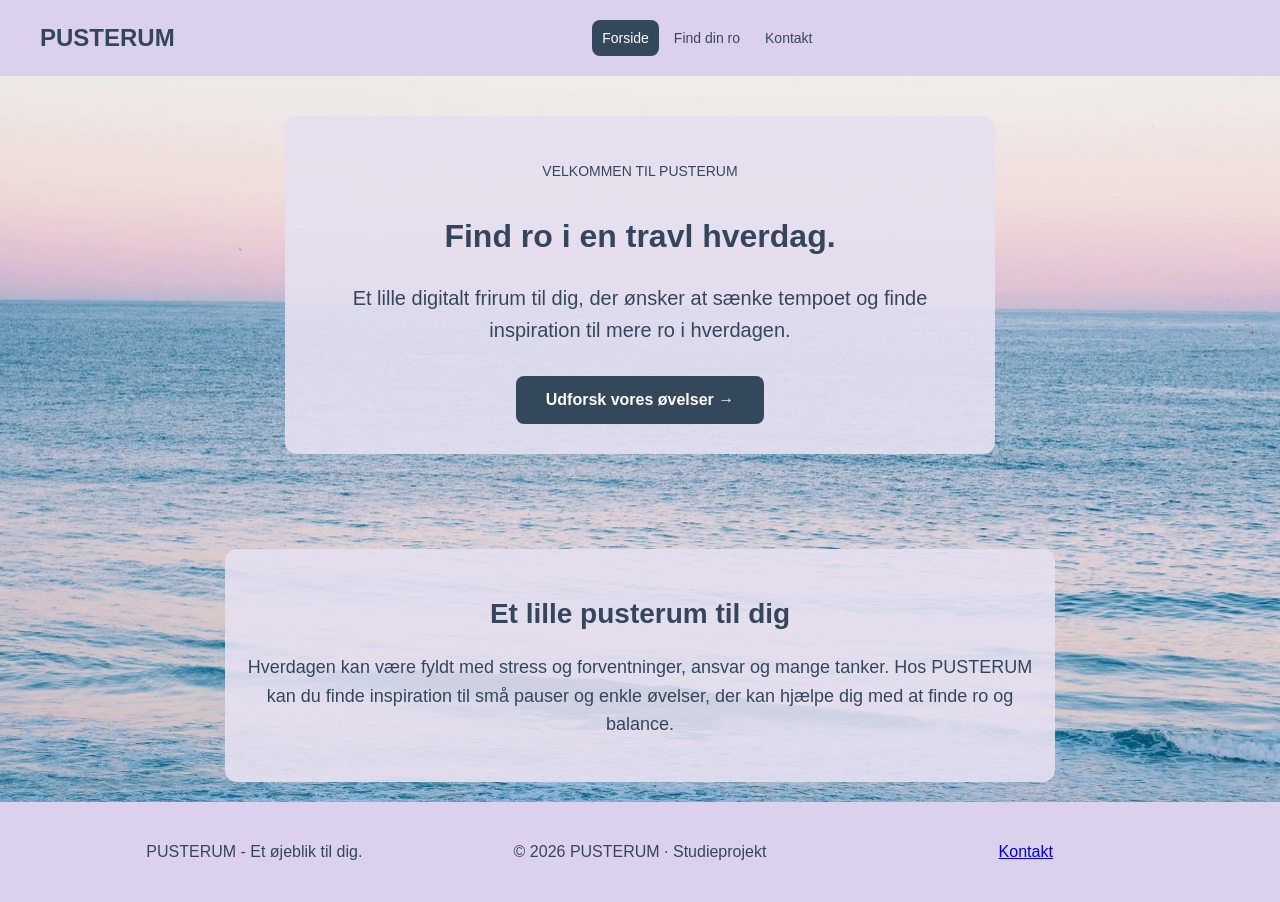
<file: index.html>
<!DOCTYPE html>
<html lang="da">
<head>
    <meta charset="UTF-8">
    <meta name="viewport" content="width=device-width, initial-scale=1.0">
    <title>PUSTERUM - Find din ro</title>
    <link rel="stylesheet" href="css/style.css">
    <meta name="description" content="PUSTERUM hjælper dig med at finde ro i en travl hverdag med enkle øvelser, små pauser samt viden om stress."
</head>
<body>

    <header>
        <a href="index.html" class="logo">PUSTERUM</a>

        <nav aria-label="Hovednavigation">
            <ul>
                <li><a href="index.html" aria-current="page">Forside</a></li>
                <li><a href="find-ro.html">Find din ro</a></li>
                <li><a href="kontakt.html">Kontakt</a></li>
            </ul>
        </nav>
    </header>

    <main class="forside-main">
        <section class="hero forside-hero">
            <div class="forside-tekst">

                <p class="hero-overtekst">
                    VELKOMMEN TIL PUSTERUM
                </p>

                <h1>Find ro i en travl hverdag.</h1>
                <p class="forside-undertekst"> Et lille digitalt frirum til dig, der ønsker at sænke tempoet og finde inspiration til mere ro i hverdagen.</p>

                <a href="find-ro.html" class="button">
                    Udforsk vores øvelser →
                </a>
            </div>
        </section>

        <section class="intro">
            <h2>Et lille pusterum til dig</h2>
            <p>Hverdagen kan være fyldt med stress og forventninger, ansvar og mange tanker. Hos PUSTERUM kan du finde inspiration til små pauser og enkle øvelser, der kan hjælpe dig med at finde ro og balance.</p>
        </section>
    </main>
<footer>
    <p>PUSTERUM - Et øjeblik til dig.</p>
    <p>© 2026 PUSTERUM · Studieprojekt</p>
    <p><a href="kontakt.html">Kontakt</a></p>
</footer>

</body>
</html>
</file>
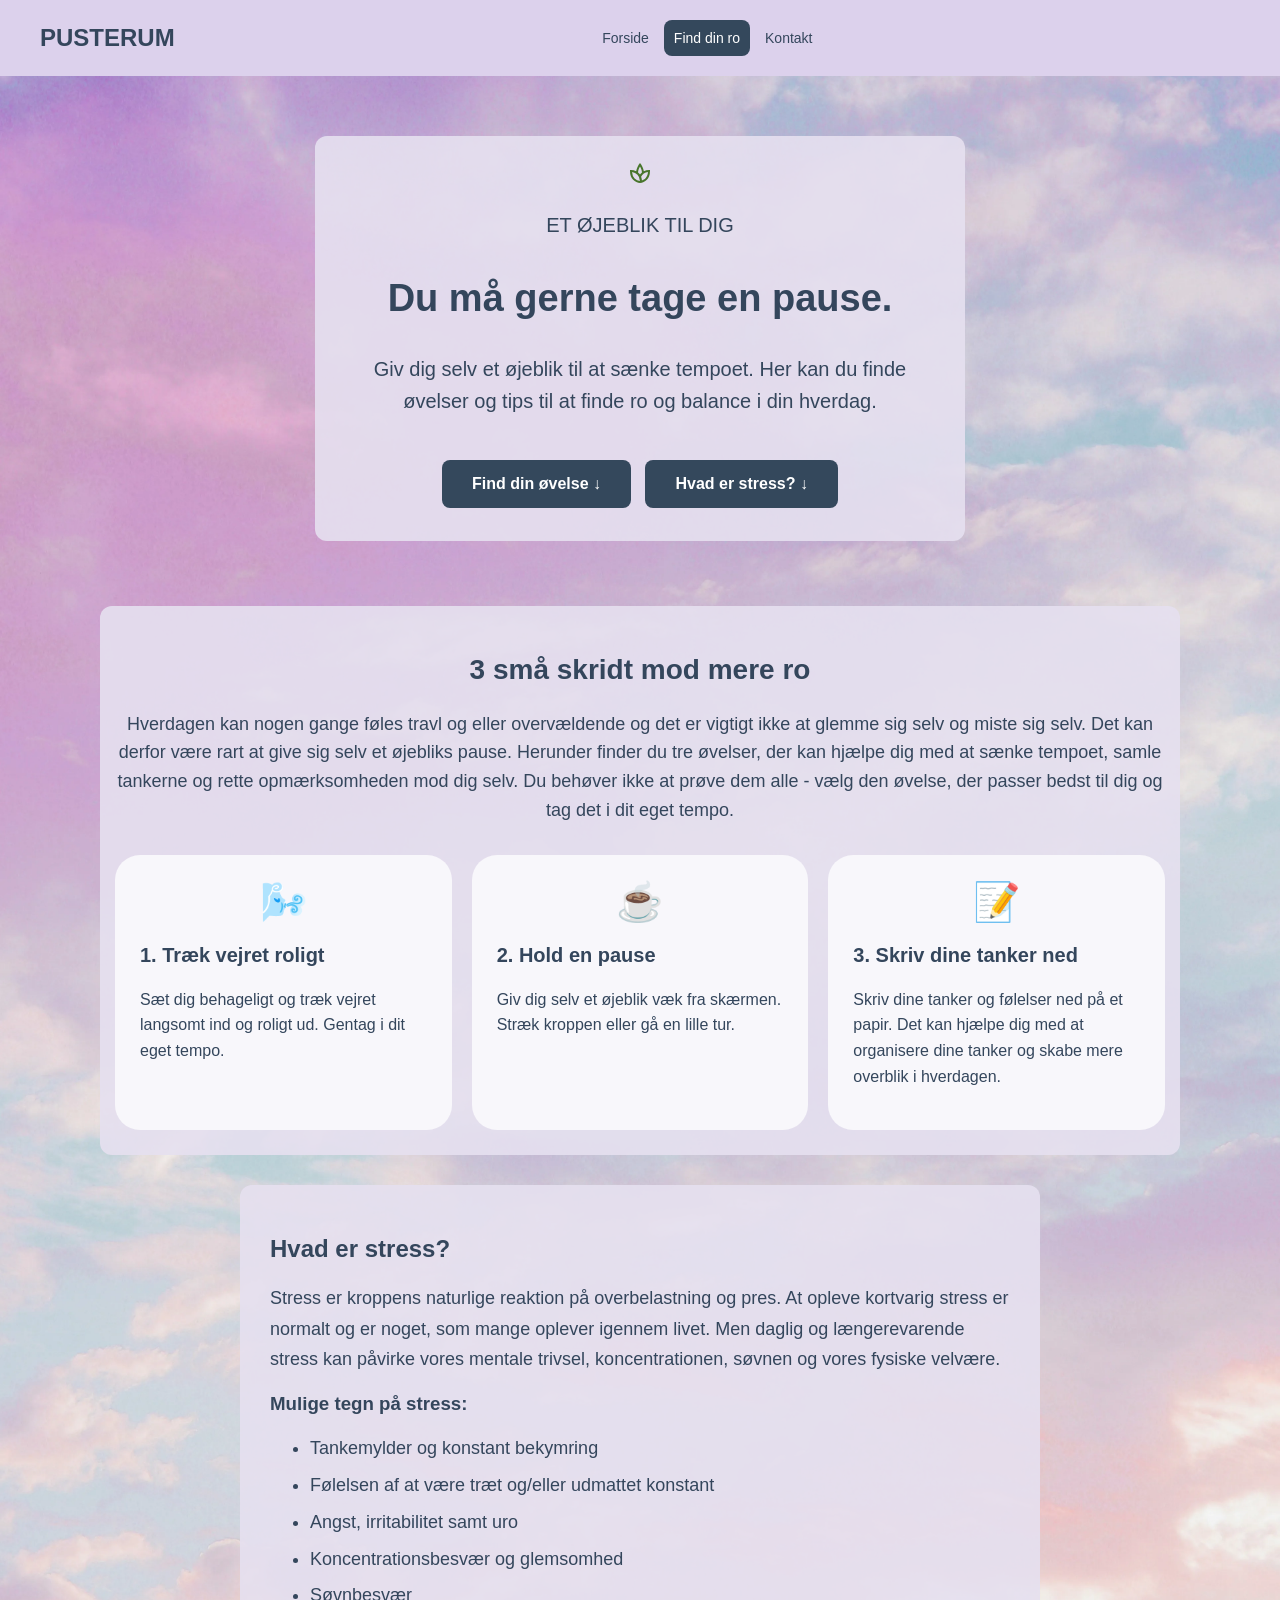
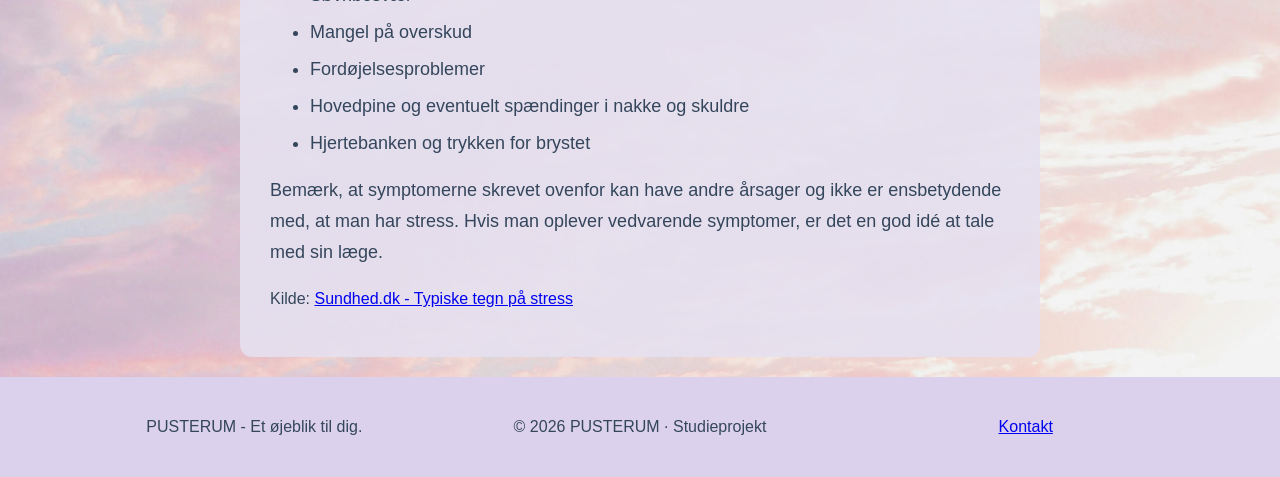
<file: find-ro.html>
<!DOCTYPE html>
<html lang="da">
<head>
    <meta charset="UTF-8">
    <meta name="viewport" content="width=device-width, initial-scale=1.0">
    <title>Find din ro | PUSTERUM</title>
    <link rel="stylesheet" href="css/style.css">
    <meta name="description" content="Find ro med PUSTERUM. Udforsk enkle øvelser, bliv klogere på hvad stress er og få inspiration til at lære at tage små pauser i hverdagen.">
</head>
<body>

    <header>
        <a href="index.html" class="logo">PUSTERUM</a>

        <nav aria-label="Hovednavigation">
            <ul>
                <li><a href="index.html">Forside</a></li>
                <li><a href="find-ro.html" aria-current="page">Find din ro</a></li>
                <li><a href="kontakt.html">Kontakt</a></li>
            </ul>
        </nav>
    </header>

    <main class="find-ro-main">
        <section class="hero find-ro-hero">
            <div class="find-ro-tekst">
            <img src="images/roblad.svg.svg" alt="" class="ro-blad" width="24" height="24">
            <p class="hero-overtekst">ET ØJEBLIK TIL DIG</p>
            <h1>Du må gerne tage en pause.</h1>
            <p>Giv dig selv et øjeblik til at sænke tempoet. Her kan du finde øvelser og tips til at finde ro og balance i din hverdag.</p>
            <a href="#øvelser" class="button">Find din øvelse ↓</a>
            <a href="#stress" class="button">Hvad er stress? ↓</a>
            </div>
        </section>

        <section class="intro øvelser-sektion" id="øvelser">
            <h2>3 små skridt mod mere ro</h2>

            <p class="øvelser-intro">
                Hverdagen kan nogen gange føles travl og eller overvældende og det er vigtigt ikke at glemme sig selv og miste sig selv. Det kan derfor være rart at give sig selv et øjebliks pause.
                Herunder finder du tre øvelser, der kan hjælpe dig med at sænke tempoet, samle tankerne og rette opmærksomheden mod dig selv.
                Du behøver ikke at prøve dem alle - vælg den øvelse, der passer bedst til dig og tag det i dit eget tempo.
            </p>

            <div class="øvelser">

                <div class="øvelse-kort">
                    <span class="øvelse-ikon" aria-hidden="true">🌬️</span>
                    <h3>1. Træk vejret roligt</h3>
                    <p>Sæt dig behageligt og træk vejret langsomt ind og roligt ud. Gentag i dit eget tempo.</p>
                    </div>

                <div class="øvelse-kort">
                    <span class="øvelse-ikon" aria-hidden="true">☕</span>
                    <h3>2. Hold en pause</h3>
                    <p>Giv dig selv et øjeblik væk fra skærmen. Stræk kroppen eller gå en lille tur.</p>
                    </div>

                <div class="øvelse-kort">
                    <span class="øvelse-ikon" aria-hidden="true">📝</span>
                    <h3>3. Skriv dine tanker ned</h3>
                    <p>Skriv dine tanker og følelser ned på et papir. Det kan hjælpe dig med at organisere dine tanker og skabe mere overblik i hverdagen.</p>
                </div>

            </div>

        </section>
        <section class="stress-info" id="stress">
            <h2> Hvad er stress?</h2>
            <p> Stress er kroppens naturlige reaktion på overbelastning og pres. At opleve kortvarig stress er normalt og er noget, som mange oplever igennem livet. Men daglig og længerevarende stress kan påvirke vores mentale trivsel, koncentrationen, søvnen og vores fysiske velvære.</p>
            
            <h3>Mulige tegn på stress:</h3>
            <ul>
                <li>Tankemylder og konstant bekymring</li>
                <li>Følelsen af at være træt og/eller udmattet konstant</li>
                <li>Angst, irritabilitet samt uro</li>
                <li>Koncentrationsbesvær og glemsomhed</li>
                <li>Søvnbesvær</li>
                <li>Mangel på overskud</li>
                <li>Fordøjelsesproblemer</li>
                <li>Hovedpine og eventuelt spændinger i nakke og skuldre</li>
                <li>Hjertebanken og trykken for brystet</li>
            </ul>
            <p> Bemærk, at symptomerne skrevet ovenfor kan have andre årsager og ikke er ensbetydende med, at man har stress. Hvis man oplever vedvarende symptomer, er det en god idé at tale med sin læge.</p>
            <p class="stress-kilde">
                Kilde:
                <a href="https://www.sundhed.dk/borger/trivsel/bedre-trivsel/stress/er-du-stresset-saadan-genkender-du-dine-tegn/">
                    Sundhed.dk - Typiske tegn på stress
                </a>
            </p>
        </section>
    </main>
<footer>
    <p>PUSTERUM - Et øjeblik til dig.</p>
    <p>© 2026 PUSTERUM · Studieprojekt</p>
    <p><a href="kontakt.html">Kontakt</a></p>
</footer>

</body>
</html>
</file>
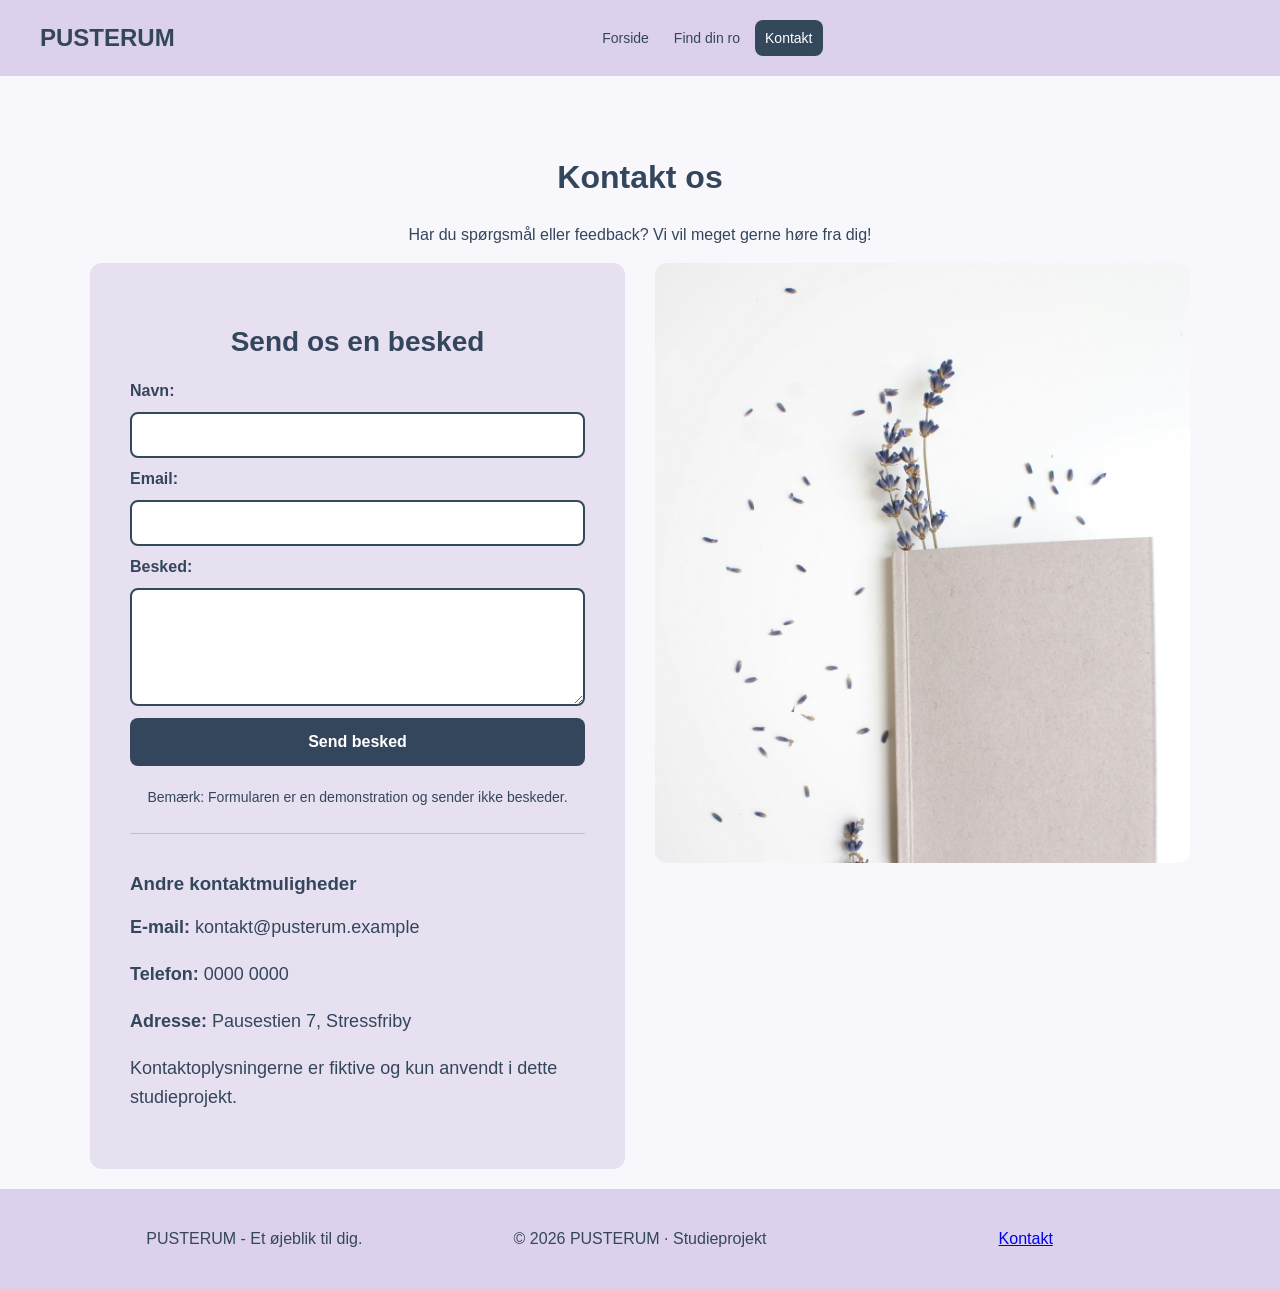
<file: kontakt.html>
<!DOCTYPE html>
<html lang="da">
<head>
    <meta charset="UTF-8">
    <meta name="viewport" content="width=device-width, initial-scale=1.0">
    <title>Kontakt | PUSTERUM</title>
    <link rel="stylesheet" href="css/style.css">
    <meta name="description" content="Se kontaktformularen på PUSTERUM, et digitalt frirum med inspiration til små pauser og mere ro i hverdagen."
</head>
<body>

    <header>
        <a href="index.html" class="logo">PUSTERUM</a>

        <nav aria-label="Hovednavigation">
            <ul>
                <li><a href="index.html">Forside</a></li>
                <li><a href="find-ro.html">Find din ro</a></li>
                <li><a href="kontakt.html" aria-current="page">Kontakt</a></li>
            </ul>
        </nav>
    </header>

    <main>
        <section class="hero kontakt-hero">
            <h1>Kontakt os</h1>
            <p>Har du spørgsmål eller feedback? Vi vil meget gerne høre fra dig!</p>
        </section>

        <div class="kontakt-layout">
        <section class="kontakt">
            <h2>Send os en besked</h2>
            <form>
                <label for="navn">Navn:</label>
                <input type="text" id="navn" name="navn" required>

                <label for="email">Email:</label>
                <input type="email" id="email" name="email" required>

                <label for="besked">Besked:</label>
                <textarea id="besked" name="besked" rows="5" required></textarea>

                <button type="button">Send besked</button>
            </form>

            <p class="formular-info">
                Bemærk: Formularen er en demonstration og sender ikke beskeder.
            </p>
            <div class="kontakt-oplysninger">
                <h3>Andre kontaktmuligheder</h3>
                <p><strong>E-mail:</strong> kontakt@pusterum.example</p>
                <p><strong>Telefon:</strong> 0000 0000</p>
                <p><strong>Adresse:</strong> Pausestien 7, Stressfriby</p>
                <p>Kontaktoplysningerne er fiktive og kun anvendt i dette studieprojekt.</p>
            </div>
        </section>
        <img src="images/lavendernotebook.jpg"
        alt="lavendel og notesbog på lys baggrund"
        class="kontakt-billede">
        </div>
    </main>
<footer>
    <p>PUSTERUM - Et øjeblik til dig.</p>
    <p>© 2026 PUSTERUM · Studieprojekt</p>
    <p><a href="kontakt.html">Kontakt</a></p>
</footer>

</body>
</html>
</file>
<file: css/style.css>
body {
    background-color: #f8f7fb;
    color: #34465c;
    font-family: Arial, sans-serif;
    margin: 0;
}

h1 {
    font-size: 36px;
}

p {
    font-size: 18px;
    line-height: 1.6;
}

header {
    display: flex;
    justify-content: space-between;
    align-items: center;
    padding: 20px 40px;
    background-color: #dcd1ec;
}

.logo {
    font-size: 24px;
    font-weight: bold;
    color: #34465c;
    text-decoration: none;
}

nav ul {
    display: flex;
    gap: 30px;
    list-style: none;
    margin: 0;
    padding: 0;
}

nav a {
    display: inline-block;
    color: #34465c;
    text-decoration: none;
    font-size: 16px;
    padding: 10px 15px;
    border-radius: 8px;
}
nav a:hover {
    background-color: #b9a7d2;
    color: #34465c;
}

nav a[aria-current="page"] {
    color: #ffffff;
    background-color: #34485c;
}

nav a:focus-visible,
.logo:focus-visible {
    outline: 3px solid #34485c;
    outline-offset: 4px;
}

main {
    padding: 40px 20px;
}

.hero {
    max-width: 800px;
    margin: 0 auto;
    padding: 80px 0px;
    text-align: center;
}           

.hero h1 {
    font-size: clamp(32px, 5vw, 48px);
    line-height: 1.2;
}       

.hero p {
    font-size: 20px;
    margin-bottom: 35px;
}

.button {
    display: inline-block;
    background-color: #34485c;
    color: #ffffff;
    padding: 15px 30px;
    border-radius: 8px;
    text-decoration: none;
    font-weight: bold;
}

.button:hover {
    background-color: #4d6380;
}

.find-ro-tekst .button {
    margin: 8px 5px;
}

.intro {
    max-width: 800px;
    margin: 0 auto;
    padding: 40px 25px;
    background-color: rgba(230, 224, 240, 0.90);
    border-radius: 12px;
    text-align: center;
}

.intro h2 {
    font-size: 28px;
    color: #34465c;
}

.intro h3 {
    font-size: 24px;
    color: #34465c;
}

.intro p {
    font-size: 18px;
    line-height: 1.6;
}

.øvelser {
   display: grid;
    grid-template-columns: repeat(3, 1fr);
    gap: 20px;
    margin-top: 30px;
}

.øvelse-kort {
  background-color: #f8f7fb;
  padding: 25px;
  border-radius: 25px;
  text-align: left;
}

.øvelse-kort h3 {
    font-size: 20px;
    color: #34465c;
}

.øvelse-kort p {
    font-size: 16px;
    line-height: 1.6;
}

@media (max-width: 700px) {
    .øvelser {
        grid-template-columns: 1fr;
    }

    .øvelser-sektion h2 {
        font-size: 26px;
        line-height: 1.3;
    }
}

.kontakt {
    max-width: 600px;
    margin: 0 auto;
    padding: 40px;
    background-color: #e6e0f0;
    border-radius: 12px;
}

.kontakt h2 {
    text-align: center;
    font-size: 28px;
}

.kontakt form {
    display: flex;
    flex-direction: column;
    gap: 12px;
}

.kontakt label {
    font-weight: bold;
}

.kontakt input,
.kontakt textarea {
    padding: 12px;
    border: 2px solid #34485c;
    border-radius: 8px;
    background-color: #ffffff;
    color: #34465c;
    font: inherit;
    width: 100%;
    box-sizing: border-box;
}

.kontakt input:focus-visible,
.kontakt textarea:focus-visible {
    outline: 3px solid #34465c;
    outline-offset: 3px;
}

.kontakt button {
    background-color: #34465c;
    color: #ffffff;
    padding: 15px;
    border: none;
    border-radius: 8px;
    font-size: 16px;
    font-weight: bold;
    cursor: pointer;
}

.kontakt button:hover {
    background-color: #4d6380;
}

.kontakt button:focus-visible {
    outline: 3px solid #34465c;
    outline-offset: 4px;
}

.formular-info {
    text-align: center;
    margin-top: 20px;
    font-size: 14px;
}

@media (max-width: 600px) {
    header {
        flex-direction: column;
        gap: 15px;
        padding: 20px 15px;
    }
}

nav {
    width: 100%;
}

nav ul {
    flex-wrap: wrap;
    justify-content: center;
    gap: 5px;
}

nav a {
    padding: 10px;
    font-size: 14px;
}

main {
    padding: 20px 15px;
}

.hero {
    padding: 60px 20px 30px;
}

.hero h1 {
    font-size: 32px;
}

.hero p {
    font-size: 16px;
}

.button {
    max-width: 100%;
    box-sizing: border-box;
    text-align: center;
}

.intro {
    padding: 25px 15px;
}

.forside-billede {
    display: block;
    width: 90%;
    max-width: 1200px;
    margin: 20px auto 30px;
    object-fit: cover;
    margin: 0 auto 30px;
    border-radius: 12px;
}

.forside-billede img {
    width: 100%;
    height: 420px;
    object-fit: cover;
    display: block;
    border-radius: 20px;
}

.forside-hero {
    max-width: none;
    min-height: auto;
    box-sizing: border-box;
    padding: 40px 24px 70px;
    border-radius: 0;
    margin-bottom: 25px;

    display: flex;
    flex-direction: column;
    justify-content: center;
    align-items: center;
    text-align: center;
}

.forside-tekst {
    max-width: 650px;
    margin: 0 auto;
    padding: 30px;
    background-color: rgba(230, 224, 240, 0.90);
    border-radius: 12px;
    text-align: center;
}

.forside-tekst .hero-overtekst {
    font-size: 14px;
    font-weight: 400;
}

.forside-tekst .forside-undertekst {
    font-size: 20px;
    line-height: 1.6;
    font-weight: 400;
    color: #34465c;
    margin: 0 auto 30px;
}

.forside-hero h1 {
    font-weight: 700;
}

.forside-hero p {
    font-weight: 600;
    max-width: 680px;
}

.forside-main {
    padding-top: 0;
    padding-left: 0;
    padding-right: 0;

    background-image: url("../images/calmocean.webp");
    background-size: cover;
    background-position: center bottom;
    background-repeat: no-repeat;
}

@media (max-width: 600px) {
    .forside-hero {
        padding-top: 15px;
    }

    .forside-hero h1 {
        margin-bottom: 10px;
    }

    .forside-hero p {
        margin-top: 0;
        margin-bottom: 15px;
    }
}

.øvelser-sektion {
    max-width: 1050px;
}

.stress-info {
    max-width: 800px;
    margin: 30px auto 0;
    padding: 30px;
    background-color: rgba(230, 224, 240, 0.90);
    border-radius: 12px;
    box-sizing: border-box;
}

.stress-info p {
    font-size: 18px;
    line-height: 1.7;
    color: #34465c;
}

.stress-info .stress-kilde {
    font-size: 16px;
    line-height: 1.5;
    margin-top: 20px;
}

.stress-info li {
    font-size: 18px;
    line-height: 1.6;
    margin-bottom: 8px;
}

.find-ro-hero {
    max-width: none;
    min-height: 420px;
    padding: 40px 20px;
    box-sizing: border-box;
    margin: 0 auto 25px;
    border-radius: 16px;

    display: flex;
    justify-content: center;
    align-items: center;
}

.find-ro-main {
    background-image: url("../images/lillahimmel.webp");
    background-size: cover;
    background-position: center;
    background-repeat: no-repeat;
}

.find-ro-tekst {
    max-width: 600px;
    padding: 25px;
    background-color: rgba(230, 224, 240, 0.90);
    border-radius: 12px;
}

.find-ro-tekst p {
    font-size: 20px;
    line-height: 1.6;
}

.find-ro-tekst h1 {
    font-size: 38px;
    line-height: 1.2;
}

.øvelse-ikon {
    display: block;
    font-size: 38px;
    text-align: center;
    margin-bottom: 15px;
}

.kontakt-hero {
    max-width: 800px;
    min-height: auto;
    padding: 35px 20px 10px;
    margin-bottom: 5px;
}

.kontakt-hero p {
    margin-bottom: 0;
}

.kontakt-layout {
    display: grid;
    grid-template-columns: 1fr 1fr;
    gap: 30px;
    max-width: 1100px;
    margin: 0 auto;
    align-items: stretch;
}

.kontakt-layout .kontakt {
    width: 100%;
    max-width: none;
    margin: 0;
    box-sizing: border-box;
}

.kontakt-billede {
    display: block;
    width: 100%;
    height: 100%;
    max-height: 600px;
    object-fit: cover;
    border-radius: 12px;
}

@media (max-width: 700px) {
    .kontakt-layout {
        grid-template-columns: 1fr;
    }

    .kontakt-billede {
        height: 260px;
    }
}

footer {
    background-color: #dcd1ec;
    color: #34465c;
    padding: 25px 15px;

    display: grid;
    grid-template-columns: 1fr auto 1fr;
    align-items: center;
    gap: 20px;
    text-align: center;
}

footer p {
    margin: 12px 0;
    font-size: 16px;
}

.footer p:first-child {
    text-align: left;
}

.footer p:last-child {
    text-align: right;
}

.kontakt-oplysninger {
    margin-top: 25px;
    padding-top: 20px;
    border-top: 1px solid #c5b8d9;
}

@media (max-width: 600px) {
    footer {
        grid-template-columns: 1fr;
        gap: 12px;
        padding: 15px 10px;
    }

    footer p {
        margin: 0;
        font-size: 13px;
        line-height: 1.4;
    }

    footer p:first-child,
    footer p:last-child {
        text-align: center;
    }
}
</file>
